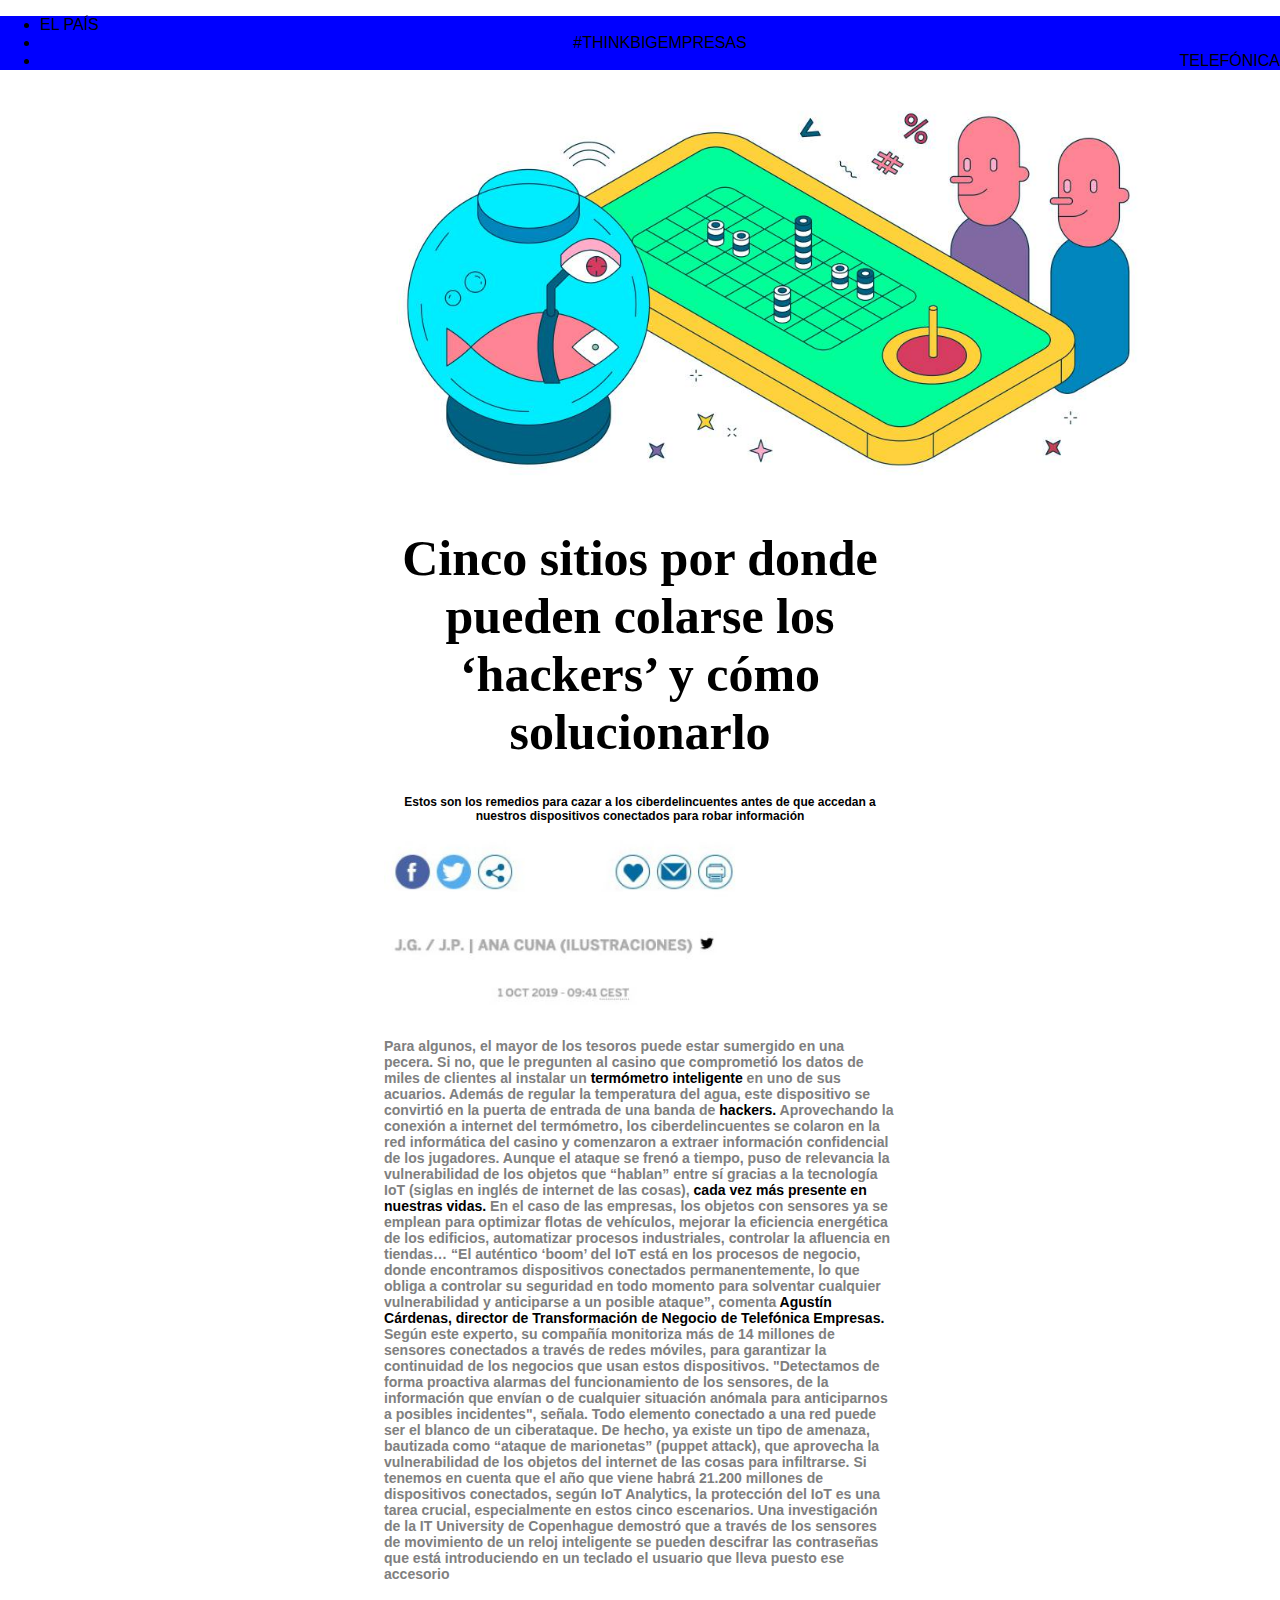
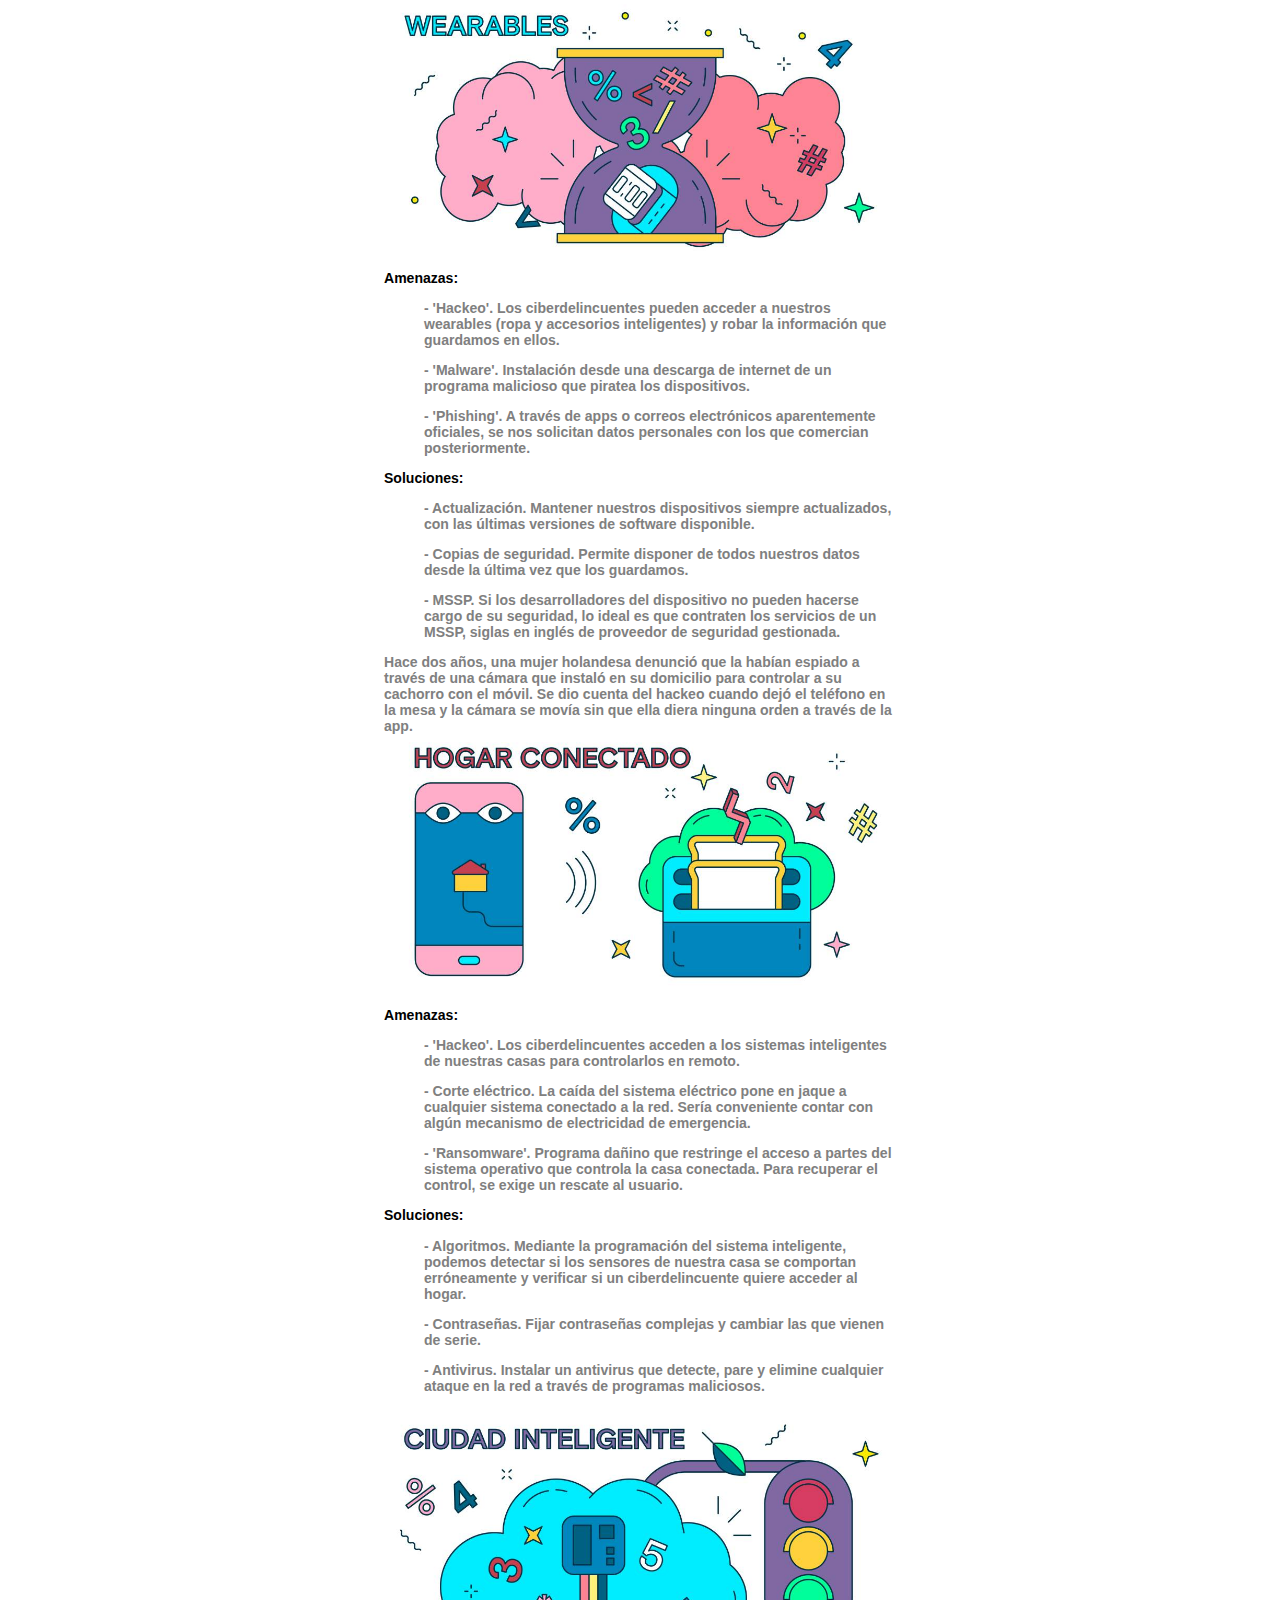
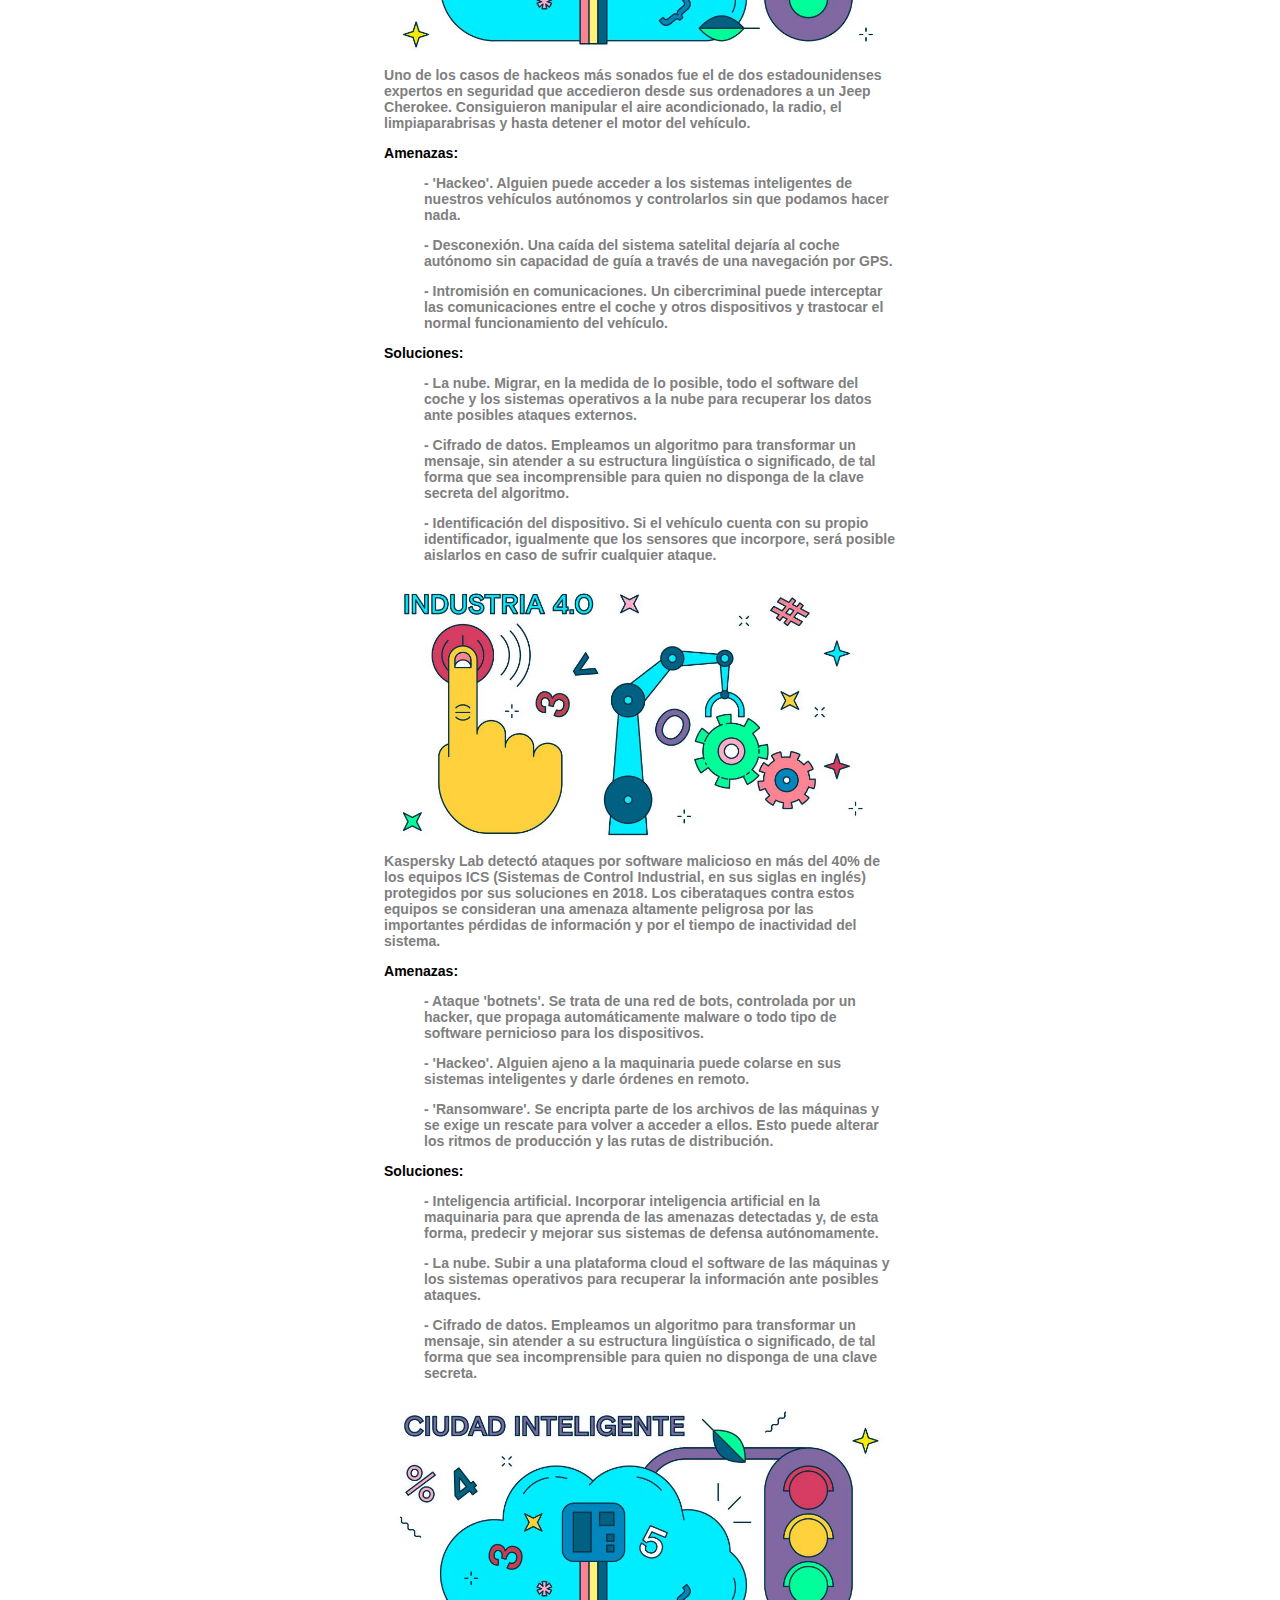
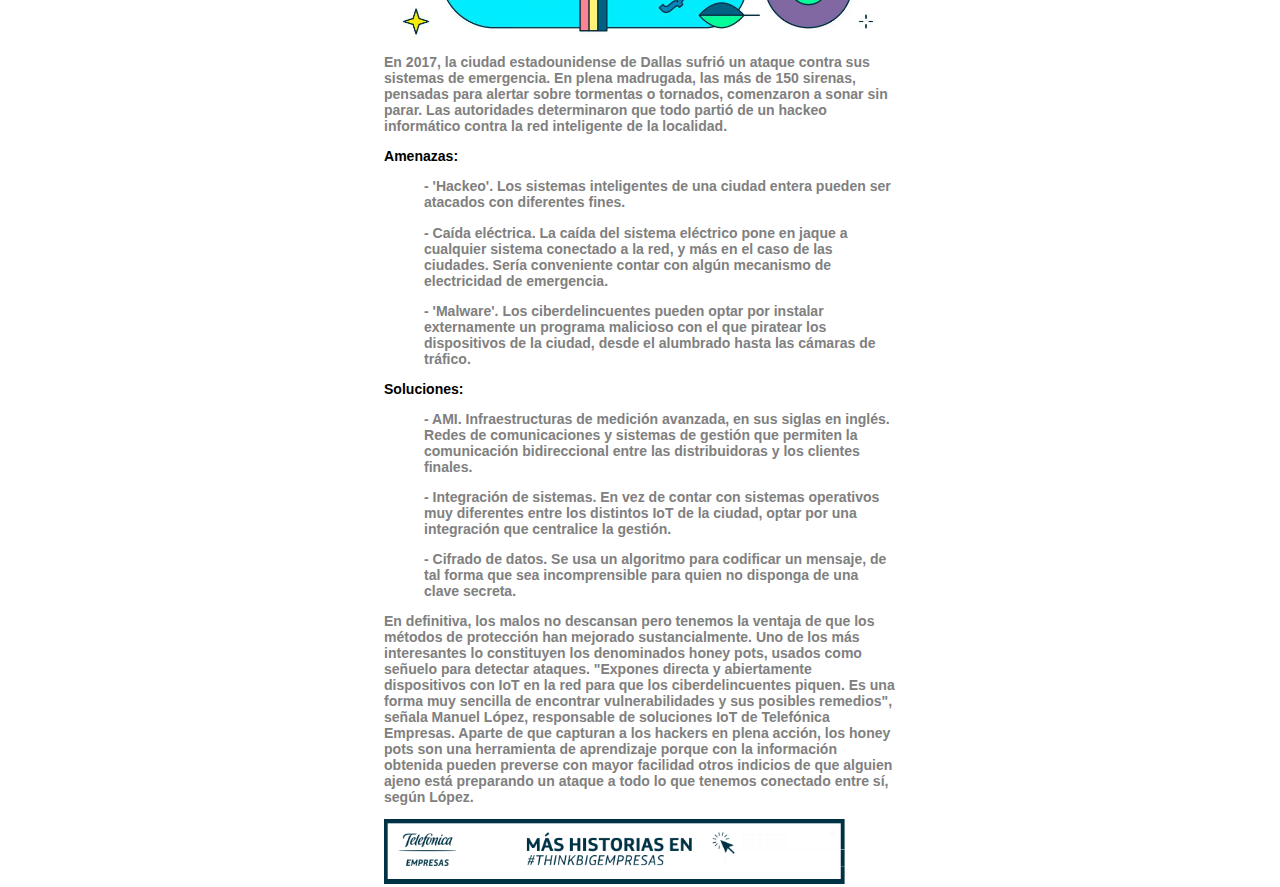
<file: Sesion 7_El Pais/index.html>
<!DOCTYPE html>
<html>

<head>
    <meta charset="utf-8">
    <title>El Pais</title>
    <link rel="stylesheet" href="main.css">
</head>
<header>
    <ul>
        <li class="izq">EL PAÍS</li>
        <li class="centro">#THINKBIGEMPRESAS</li>
        <li class="dcha">TELEFÓNICA</li>
    </ul>
</header>

<body>
    <div id="principal">
        <img src="img/1569332790_257144_1569592970_noticia_normal.jpg" width="150%">
        <section>
            <h1>
                Cinco sitios por donde pueden colarse los ‘hackers’ y cómo solucionarlo
            </h1>
            <div class="fuentepequena">
                <h2>
                    Estos son los remedios para cazar a los ciberdelincuentes antes de que accedan a nuestros
                    dispositivos
                    conectados para robar información
                </h2>
                <img src="img/anacunailus.jpg" width="70%">
            </div>

        </section>
        <article>

            <h3>
               
                
                Para algunos, el mayor de los tesoros puede estar
                sumergido en una pecera. Si no, que le
                pregunten al
                casino
                que
                comprometió los datos de miles de clientes al instalar un <span
                    style="color:rgb(0, 0, 0);font-weight:bold">termómetro inteligente</span> en uno de sus acuarios.
                Además de
                regular la temperatura del agua, este dispositivo se convirtió en la puerta de entrada de una banda de
                <span style="color:rgb(0, 0, 0);font-weight:bold">hackers.</span>
                Aprovechando la conexión a internet del termómetro, los ciberdelincuentes se colaron en la red
                informática
                del
                casino y comenzaron a extraer información confidencial de los jugadores. Aunque el ataque se frenó a
                tiempo,
                puso de
                relevancia la vulnerabilidad de los objetos que “hablan” entre sí gracias a la tecnología IoT (siglas en
                inglés de
                internet de las cosas), <span style="color:black">cada vez más presente en nuestras vidas.</span> En el
                caso
                de las empresas, los objetos
                con
                sensores ya se emplean para optimizar flotas de vehículos, mejorar la eficiencia energética de los
                edificios,
                automatizar procesos industriales, controlar la afluencia en tiendas… “El auténtico ‘boom’ del IoT está
                en
                los procesos de negocio, donde encontramos dispositivos conectados permanentemente, lo que obliga a
                controlar su
                seguridad en todo momento para solventar cualquier vulnerabilidad y anticiparse a un posible ataque”,
                comenta
                <span style="color:black">Agustín Cárdenas, director de Transformación de Negocio de Telefónica
                    Empresas.</span> Según este experto, su
                compañía
                monitoriza más de 14 millones de sensores conectados a través de redes móviles, para garantizar la
                continuidad de los negocios que usan estos dispositivos. "Detectamos de forma proactiva alarmas del
                funcionamiento de
                los sensores, de la información que envían o de cualquier situación anómala para anticiparnos a posibles
                incidentes",
                señala.


                Todo elemento conectado a una red puede ser el blanco de un ciberataque. De hecho, ya existe un tipo de
                amenaza,
                bautizada como “ataque de marionetas” (puppet attack), que aprovecha la vulnerabilidad de los objetos
                del
                internet
                de las cosas para infiltrarse. Si tenemos en cuenta que el año que viene habrá 21.200 millones de
                dispositivos
                conectados, según IoT Analytics, la protección del IoT es una tarea crucial, especialmente en estos
                cinco
                escenarios.


                Una investigación de la IT University de Copenhague demostró que a través de los sensores de movimiento
                de un
                reloj
                inteligente se pueden descifrar las contraseñas que está introduciendo en un teclado el usuario que
                lleva puesto
                ese
                accesorio
            </h3>
        </article>
        <img src="img/1569332790_257144_1569593177_sumario_normal.jpg" width="100%">
        <article>
            <h3>
                <p><span style="color:rgb(0, 0, 0)">Amenazas:</span></p>

                <ul>- 'Hackeo'. Los ciberdelincuentes pueden acceder a nuestros wearables (ropa y accesorios
                    inteligentes) y
                    robar
                    la
                    información que guardamos en ellos.</ul>

                <ul>- 'Malware'. Instalación desde una descarga de internet de un programa malicioso que piratea los
                    dispositivos.</ul>

                <ul>- 'Phishing'. A través de apps o correos electrónicos aparentemente oficiales, se nos solicitan
                    datos
                    personales con los que comercian posteriormente.</ul>

                <p><span style="color: black;">Soluciones:</span></p>

                <ul>- Actualización. Mantener nuestros dispositivos siempre actualizados, con las últimas versiones de
                    software
                    disponible.</ul>

                <ul>- Copias de seguridad. Permite disponer de todos nuestros datos desde la última vez que los
                    guardamos.
                </ul>

                <ul>- MSSP. Si los desarrolladores del dispositivo no pueden hacerse cargo de su seguridad, lo ideal es
                    que
                    contraten
                    los servicios de un MSSP, siglas en inglés de proveedor de seguridad gestionada.</ul>


                Hace dos años, una mujer holandesa denunció que la habían espiado a través de una cámara que instaló en
                su
                domicilio
                para controlar a su cachorro con el móvil. Se dio cuenta del hackeo cuando dejó el teléfono en la mesa y
                la
                cámara
                se movía sin que ella diera ninguna orden a través de la app.
                <img src="img/1569332790_257144_1569593282_sumario_normal.jpg" width="100%">

                <p><span style="color:rgb(0, 0, 0)">Amenazas:</span></p>

                <ul>- 'Hackeo'. Los ciberdelincuentes acceden a los sistemas inteligentes de nuestras casas para
                    controlarlos en
                    remoto.</ul>

                <ul>- Corte eléctrico. La caída del sistema eléctrico pone en jaque a cualquier sistema conectado a la
                    red.
                    Sería
                    conveniente contar con algún mecanismo de electricidad de emergencia.</ul>

                <ul>- 'Ransomware'. Programa dañino que restringe el acceso a partes del sistema operativo que controla
                    la
                    casa
                    conectada. Para recuperar el control, se exige un rescate al usuario.</ul>

                <p><span style="color: black;">Soluciones:</span></p>

                <ul>- Algoritmos. Mediante la programación del sistema inteligente, podemos detectar si los sensores de
                    nuestra
                    casa
                    se
                    comportan erróneamente y verificar si un ciberdelincuente quiere acceder al hogar.</ul>

                <ul>- Contraseñas. Fijar contraseñas complejas y cambiar las que vienen de serie.</ul>

                <ul>- Antivirus. Instalar un antivirus que detecte, pare y elimine cualquier ataque en la red a través
                    de
                    programas
                    maliciosos.</ul>

                <img src="img/1569332790_257144_1569593436_sumario_normal.jpg" width="100%">

                Uno de los casos de hackeos más sonados fue el de dos estadounidenses expertos en seguridad que
                accedieron
                desde
                sus
                ordenadores a un Jeep Cherokee. Consiguieron manipular el aire acondicionado, la radio, el
                limpiaparabrisas
                y
                hasta
                detener el motor del vehículo.
            </h3>
        </article>
        <article>
            <h3>
                <p><span style="color:rgb(0, 0, 0)">Amenazas:</span></p>

                <ul>- 'Hackeo'. Alguien puede acceder a los sistemas inteligentes de nuestros vehículos autónomos y
                    controlarlos sin que podamos hacer nada.</ul>


                <ul>- Desconexión. Una caída del sistema satelital dejaría al coche autónomo sin capacidad de guía a
                    través
                    de
                    una
                    navegación por GPS.</ul>

                <ul>- Intromisión en comunicaciones. Un cibercriminal puede interceptar las comunicaciones entre el
                    coche y
                    otros
                    dispositivos y trastocar el normal funcionamiento del vehículo.</ul>

                <p><span style="color: black;">Soluciones:</span><br></p>

                <ul>- La nube. Migrar, en la medida de lo posible, todo el software del coche y los sistemas operativos
                    a la
                    nube
                    para
                    recuperar los datos ante posibles ataques externos.</ul>

                <ul>- Cifrado de datos. Empleamos un algoritmo para transformar un mensaje, sin atender a su estructura
                    lingüística
                    o
                    significado, de tal forma que sea incomprensible para quien no disponga de la clave secreta del
                    algoritmo.</ul>

                <ul>- Identificación del dispositivo. Si el vehículo cuenta con su propio identificador, igualmente que
                    los
                    sensores
                    que
                    incorpore, será posible aislarlos en caso de sufrir cualquier ataque.</ul>

                <img src="img/1569332790_257144_1569593488_sumario_normal.jpg" width="100%">

                Kaspersky Lab detectó ataques por software malicioso en más del 40% de los equipos ICS (Sistemas de
                Control
                Industrial, en sus siglas en inglés) protegidos por sus soluciones en 2018. Los ciberataques contra
                estos
                equipos se
                consideran una amenaza altamente peligrosa por las importantes pérdidas de información y por el tiempo
                de
                inactividad del sistema.

                <p><span style="color:rgb(0, 0, 0)">Amenazas:</span></p>

                <ul>- Ataque 'botnets'. Se trata de una red de bots, controlada por un hacker, que propaga
                    automáticamente
                    malware o todo tipo de software pernicioso para los dispositivos.</ul>


                <ul>- 'Hackeo'. Alguien ajeno a la maquinaria puede colarse en sus sistemas inteligentes y darle órdenes
                    en
                    remoto.</ul>

                <ul>- 'Ransomware'. Se encripta parte de los archivos de las máquinas y se exige un rescate para volver
                    a
                    acceder a ellos. Esto puede alterar los ritmos de producción y las rutas de distribución.</ul>


                <p><span style="color: black;">Soluciones:</span><br></p>

                <ul>- Inteligencia artificial. Incorporar inteligencia artificial en la maquinaria para que aprenda de
                    las
                    amenazas
                    detectadas y, de esta forma, predecir y mejorar sus sistemas de defensa autónomamente.</ul>

                <ul>- La nube. Subir a una plataforma cloud el software de las máquinas y los sistemas operativos para
                    recuperar
                    la
                    información ante posibles ataques.</ul>

                <ul>- Cifrado de datos. Empleamos un algoritmo para transformar un mensaje, sin atender a su estructura
                    lingüística
                    o
                    significado, de tal forma que sea incomprensible para quien no disponga de una clave secreta.</ul>
                <img src="img/1569332790_257144_1569593436_sumario_normal.jpg" width="100%">
                En 2017, la ciudad estadounidense de Dallas sufrió un ataque contra sus sistemas de emergencia. En plena
                madrugada,
                las más de 150 sirenas, pensadas para alertar sobre tormentas o tornados, comenzaron a sonar sin parar.
                Las
                autoridades determinaron que todo partió de un hackeo informático contra la red inteligente de la
                localidad.
            </h3>
        </article>
        <article>
            <h3>
                <p><span style="color:rgb(0, 0, 0)">Amenazas:</span></p>

                <ul>- 'Hackeo'. Los sistemas inteligentes de una ciudad entera pueden ser atacados con diferentes fines.
                </ul>

                <ul>- Caída eléctrica. La caída del sistema eléctrico pone en jaque a cualquier sistema conectado a la
                    red,
                    y
                    más en el caso de las ciudades. Sería conveniente contar con algún mecanismo de electricidad de
                    emergencia.</ul>

                <ul>- 'Malware'. Los ciberdelincuentes pueden optar por instalar externamente un programa malicioso con
                    el
                    que
                    piratear los dispositivos de la ciudad, desde el alumbrado hasta las cámaras de tráfico.</ul>


                <p><span style="color: black;">Soluciones:</span></p>

                <ul>- AMI. Infraestructuras de medición avanzada, en sus siglas en inglés. Redes de comunicaciones y
                    sistemas de
                    gestión
                    que permiten la comunicación bidireccional entre las distribuidoras y los clientes finales.</ul>

                <ul>- Integración de sistemas. En vez de contar con sistemas operativos muy diferentes entre los
                    distintos
                    IoT
                    de la
                    ciudad, optar por una integración que centralice la gestión.</ul>

                <ul>- Cifrado de datos. Se usa un algoritmo para codificar un mensaje, de tal forma que sea
                    incomprensible
                    para
                    quien no
                    disponga de una clave secreta.</ul>

                En definitiva, los malos no descansan pero tenemos la ventaja de que los métodos de protección han
                mejorado
                sustancialmente. Uno de los más interesantes lo constituyen los denominados honey pots, usados como
                señuelo
                para
                detectar ataques. "Expones directa y abiertamente dispositivos con IoT en la red para que los
                ciberdelincuentes
                piquen. Es una forma muy sencilla de encontrar vulnerabilidades y sus posibles remedios", señala Manuel
                López,
                responsable de soluciones IoT de Telefónica Empresas. Aparte de que capturan a los hackers en plena
                acción,
                los
                honey pots son una herramienta de aprendizaje porque con la información obtenida pueden preverse con
                mayor
                facilidad
                otros indicios de que alguien ajeno está preparando un ataque a todo lo que tenemos conectado entre sí,
                según
                López.
            </h3>
            <img src="img/banner-thinkbig.png" width="90%">
        </article>
    </div>


</body>

</html>
</file>
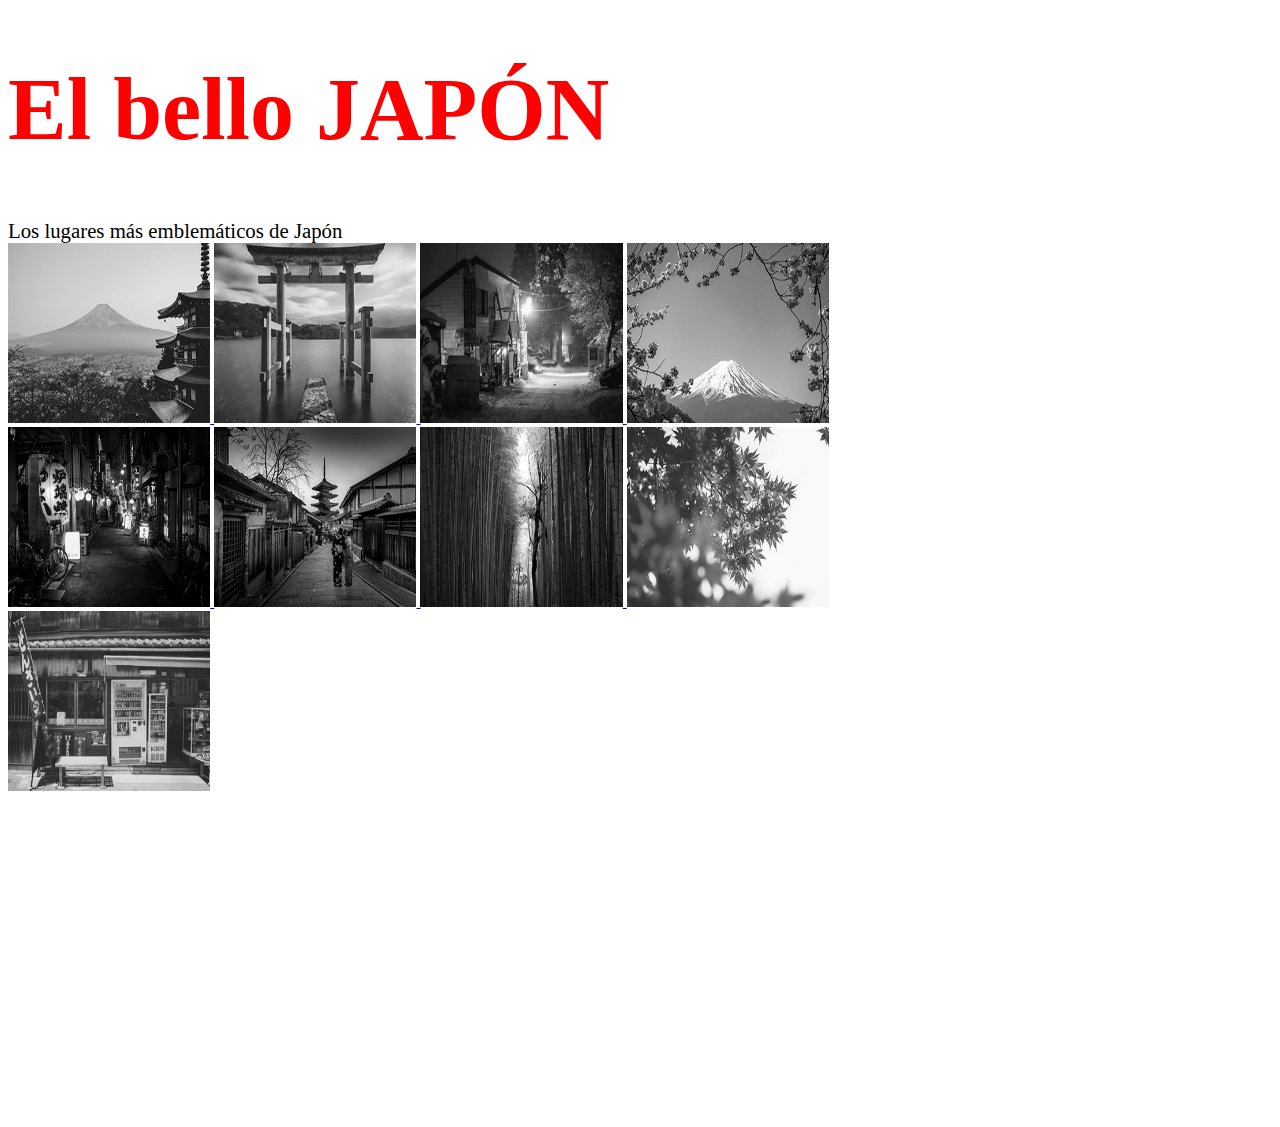
<file: Sesion10_Galeria_de_imagenes/Index.html>
<!DOCTYPE html>
<html>

<head>
    <meta charset="utf-8">
    <title>JAPAN Gallery</title>
    <link rel="stylesheet" href="main.css">
</head>

<body>
    <header>
        <h1>El bello JAPÓN</h1>
    </header>
    <section class="galeria">
       
        <div class="A">Los lugares más emblemáticos de Japón</div>
        <a href="Imagenes/Japan_01.jpg" target="_blank">
            <img alt="Imagen 1" src="Imagenes/Japan_01_peq.jpg">
        </a>

        <a href="Imagenes/Japan_02.jpg" Target="_Blank">
            <img alt="Imagen 3" src="Imagenes/Japan_02_peq.jpg">
        </a>
        <a href="Imagenes/Japan_09.jpg" Target="_blank">
            <img alt="Imagen 9" src="Imagenes/Japan_09_peq.jpg">
        </a>

        <a href="Imagenes/Japan_03.jpg" Target="_Blank">
            <img alt="Imagen 3" src="Imagenes/Japan_03_peq.jpg">
        </a>
        <a href="Imagenes/Japan_04.jpg" Target="_Blank">
            <img alt="Imagen 4" src="Imagenes/Japan_04_peq.JPG">

            <a href="Imagenes/Japan_05.jpg" Target="_Blank">
                <img alt="Imagen 5" src="Imagenes/Japan_05_peq.jpg">
            </a>

            <a href="Imagenes/Japan_06.jpg" Target="_Blank">
                <img alt="Imagen 6" src="Imagenes/Japan_06_peq.jpg">
            </a>
            <a href="Imagenes/Japan_07.jpg" Target="_blank">
                <img alt="Imagen 7" src="Imagenes/Japan_07_peq.jpg">
            </a>
            <a href="Imagenes/Japan_08.jpg" target="_blank">
                <img alt="Imagen 8" src="Imagenes/Japan_08_peq.jpg">
            </a>
            

    </section>

</body>

</html>
</file>
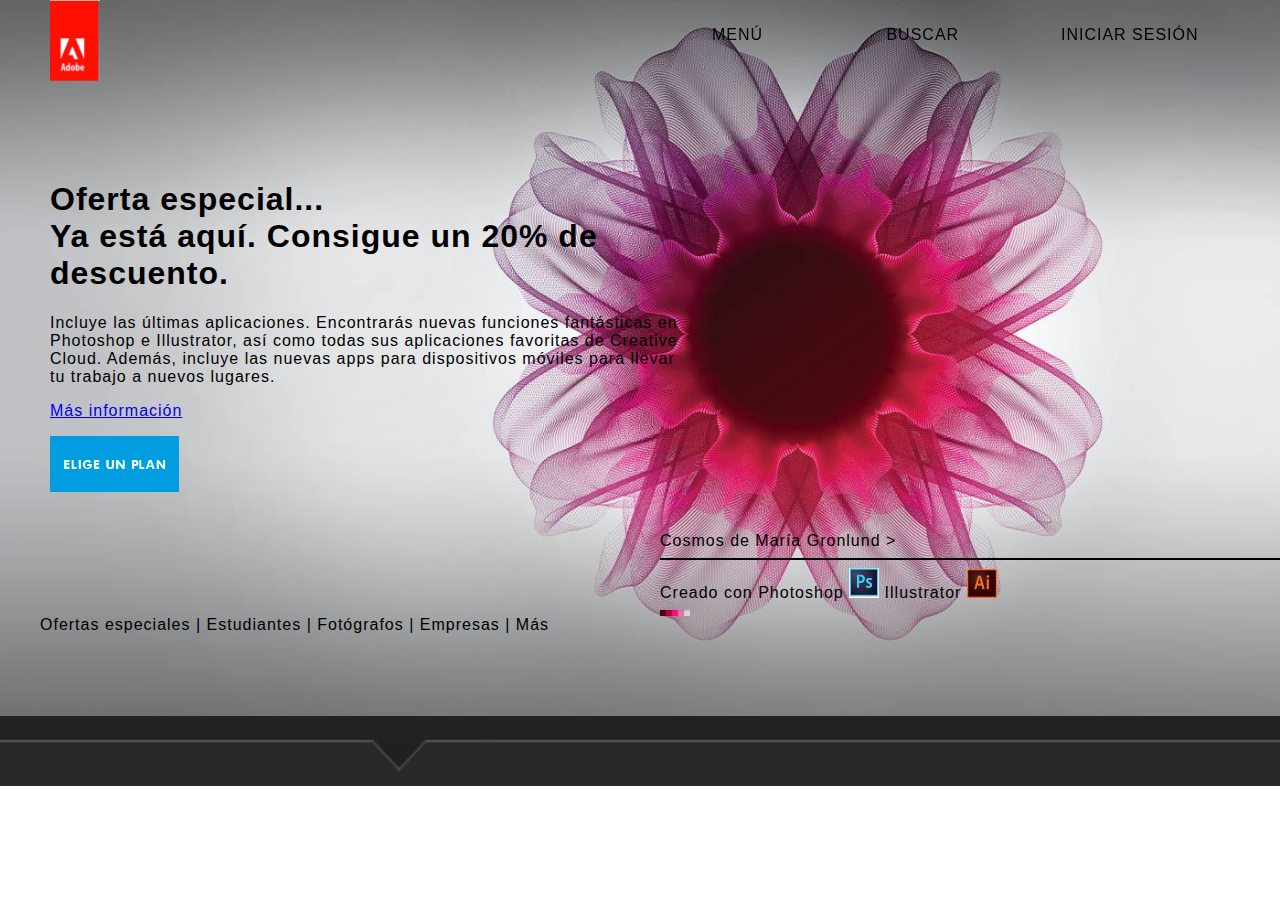
<file: Sesion_15_Adobe/Index.html>
<!DOCTYPE html>
<html>

<head>
    <meta charset="utf-8">
    <title>Adobe</title>
    <link rel="stylesheet" href="main.css">
</head>

<body>
    <main>
        <header>
            <div id="logo">
                <img src="Imgs/adobe.png" alt="Logo Adobe" title="Logo Adobe">
            </div>
            <nav>
                <ul>
                    <li>Menú</li>
                    <li>Buscar</li>
                    <li>Iniciar sesión</li>
                </ul>
            </nav>
        </header>
        <article id="texto">
            <h1>Oferta especial...<br>Ya está aquí. Consigue un 20% de descuento.</h1>
            <p>
                Incluye las últimas aplicaciones. Encontrarás nuevas funciones fantásticas en Photoshop e Illustrator,
                así como todas sus aplicaciones favoritas de Creative Cloud. Además, incluye las nuevas apps para
                dispositivos móviles
                para llevar tu trabajo a nuevos lugares.
            </p>
            <p>
                <a href="#">Más información</a>
            </p>
            <p> <img src="Imgs/elige_plan.jpg"></p>
        </article>
        <article id="leyendaimagen">
            <figcaption>Cosmos de María Gronlund ></figcaption>
            <hr> <!-- TODO No va -->
            <div class="leyendaimagen">
                Creado con Photoshop <img src="Imgs/psd.jpg" alt="logo Photoshop" title="Logo Photoshop">
                Illustrator <img src="Imgs/ai.jpg" alt="Logo illustrator" Title="Logo Illustrator">
                
            </div>
            <div class="leyendaimg">
                <img src="Imgs/escala colores.jpg" alt="escala de colores" Title="escala de colores">
            </div>
        </article>

        <nav>

            <ul>
                <li>Ofertas especiales</li>
                <li>| Estudiantes</li>
                <li>| Fotógrafos</li>
                <li>| Empresas</li>
                <li>| Más</li>
            </ul>

        </nav>
        <div id="separador"><img src="Imgs/barra_triangulo.png"></div>
    </main>
    <footer>
        <div>
            <img src="Imgs/cc.png" alt="CCcloud" title="CCcloud">
            <div class="producto">
                <h3>Creative Cloud</h3>
                <p>Todo lo que necesitas crear en cualquier parte</p>
            </div>

    </footer>
</file>
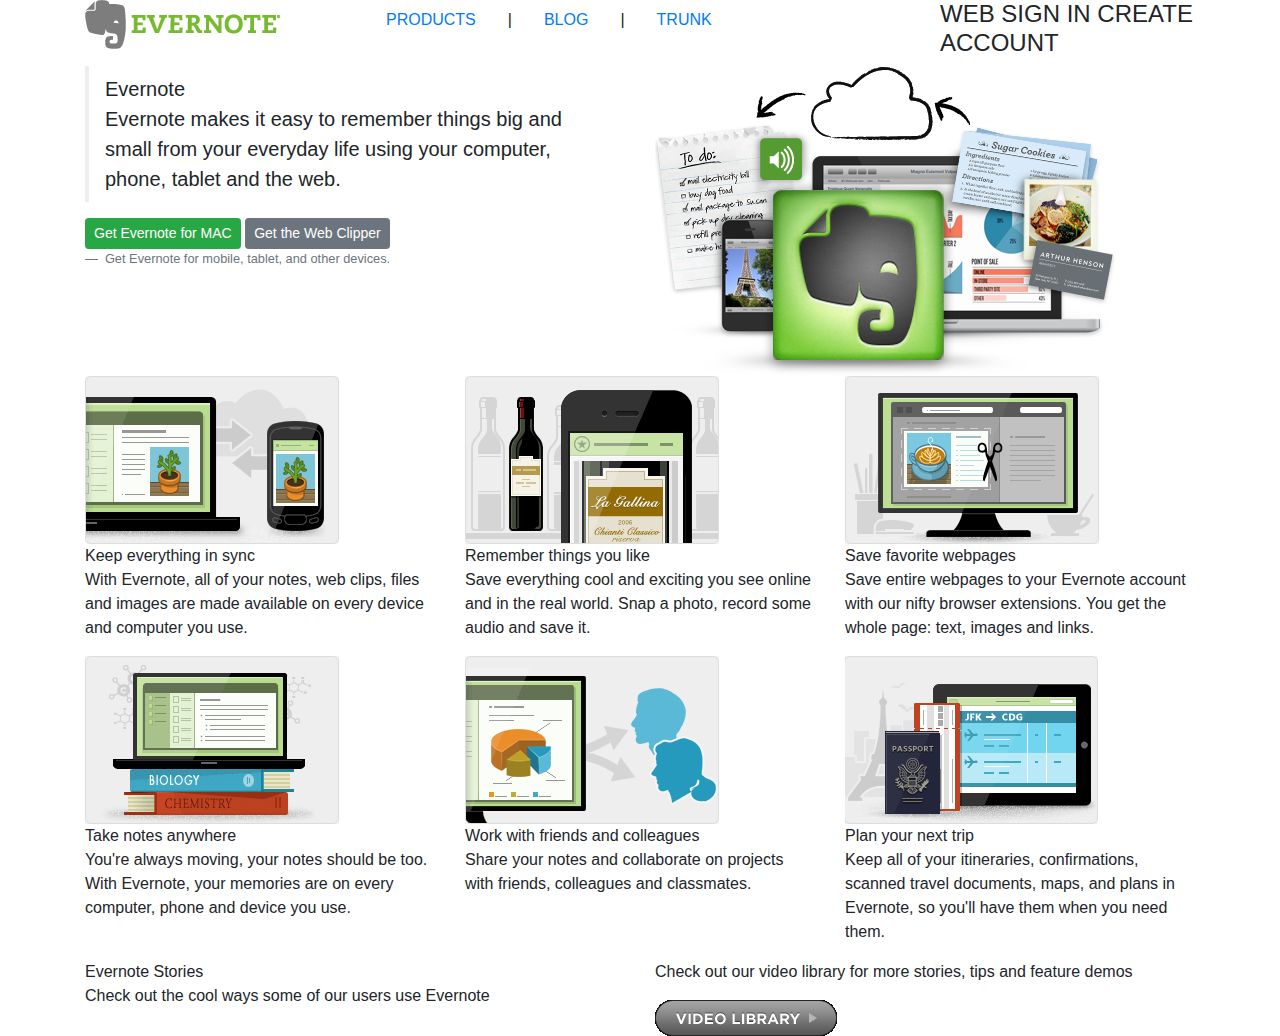
<file: Sesion_21_evernote/index.html>
<!DOCTYPE html>
<html lang="es">

<head>
	<meta charset="utf-8">
	<meta http-equiv="X-UA-Compatible" content="IE=edge">
	<meta name="viewport" content="width=device-width, initial-scale=1">

	<title>Evernote web</title>

	<meta name="description" content="Source code generated using layoutit.com">
	<meta name="author" content="LayoutIt!">

	<link href="css/bootstrap.min.css" rel="stylesheet">
	<link href="css/style.css" rel="stylesheet">
	<link rel="stylesheet" href="https://cdn.jsdelivr.net/npm/bootstrap@4.6.1/dist/css/bootstrap.min.css">
	<script src="https://cdn.jsdelivr.net/npm/jquery@3.5.1/dist/jquery.slim.min.js"></script>
	<script src="https://cdn.jsdelivr.net/npm/popper.js@1.16.1/dist/umd/popper.min.js"></script>
	<script src="https://cdn.jsdelivr.net/npm/bootstrap@4.6.1/dist/js/bootstrap.bundle.min.js"></script>

</head>

<body>

	<div class="container">
		<div class="row">
			<div class="col-md-12">
				<div class="row">
					<div class="col-md-3">
						<img alt="Logo evernote" src="imgs/logo.png">
					</div>
					<nav class="col-md-6" id="lista">
						<ul class="nav">
							<li class="nav-item"><a class="nav-link active" href="#">PRODUCTS</a></li>
							<li class="nav-item"><a class="nav-link inactive">|</a></li>
							<li class="nav-item"><a class="nav-link active" href="#">BLOG</a></li>
							<li class="nav-item"><a class="nav-link inactive">|</a></li>
							<li class="nav-item"><a class="nav-link active" href="#">TRUNK</a></li>
						</ul>
					</nav>
					<div class="col-md-3">
						<h4>
							WEB
							SIGN IN
							CREATE ACCOUNT
						</h4>
					</div>
				</div>
			</div>
		</div>

		<div class="row">
			<div class="col-md-6">
				<blockquote class="blockquote">
					<p class="mb-0">
						Evernote <br>
						Evernote makes it easy to remember things big and small
						from your everyday life using your computer, phone, tablet
						and the web.
					</p>

				</blockquote>
				<button type="button" class="btn btn-success btn-sm">
					Get Evernote for MAC
				</button>
				<button type="button" class="btn btn-secondary btn-sm">
					Get the Web Clipper
				</button>
				<footer class="blockquote-footer">
					Get Evernote for mobile, tablet, and other devices.
				</footer>
			</div>
			<div class="col-md-6">
				<img alt="Bootstrap Image Preview" src="imgs/hero_evernote.png" class="rounded">
			</div>
		</div>
		<div class="row">
			<div class="col-md-4">
				<img alt="Evernote_01" src="imgs/ill_evernote1.png" class="rounded">
				<p class="text-left">
					Keep everything in sync<br>
					With Evernote, all of your notes, web
					clips, files and images are made available
					on every device and computer you use.
				</p>
			</div>
			<div class="col-md-4">
				<img alt="Evernote_02" src="imgs/ill_evernote2.png">
				<p class="text-left">
					Remember things you like <br>

					Save everything cool and exciting you
					see online and in the real world. Snap a
					photo, record some audio and save it.
				</p>
			</div>
			<div class="col-md-4">
				<img alt="Evernote_03" src="imgs/ill_evernote3.png">
				<p class="text-left">
					Save favorite webpages<br>

					Save entire webpages to your Evernote
					account with our nifty browser
					extensions. You get the whole page: text,
					images and links.
				</p>
			</div>
			<div class="col-md-4">
				<img alt="Evernote_04" src="imgs/ill_evernote4.png">
				<p class="text-left">
					Take notes anywhere<br>

					You're always moving, your notes should
					be too. With Evernote, your memories
					are on every computer, phone and device
					you use.

				</p>
			</div>
			<div class="col-md-4">
				<img alt="Evernote_05" src="imgs/ill_evernote5.png">
				<p class="text-left">
					Work with friends and colleagues<br>

					Share your notes and collaborate on
					projects with friends, colleagues and
					classmates.
				</p>
			</div>
			<div class="col-md-4">
				<img alt="Evernote_06" src="imgs/ill_evernote6.png">
				<p class="text-left">
					Plan your next trip<br>

					Keep all of your itineraries, confirmations,
					scanned travel documents, maps, and
					plans in Evernote, so you'll have them
					when you need them.
				</p>
			</div>
		</div>
		<div class="row">
			<div class="col-md-6">
				<p class="text-left">
					Evernote Stories<br>
					Check out the cool ways some of our users use Evernote
				</p>

			</div>
			<div class="col-md-6">
				<p class="text-left">
					Check out our video library for more stories, tips and feature demos
				</p>
				<img alt="video_library" src="imgs/btn_stories-library.png">

			</div>
		</div>
	</div>


</body>

</html>
</file>
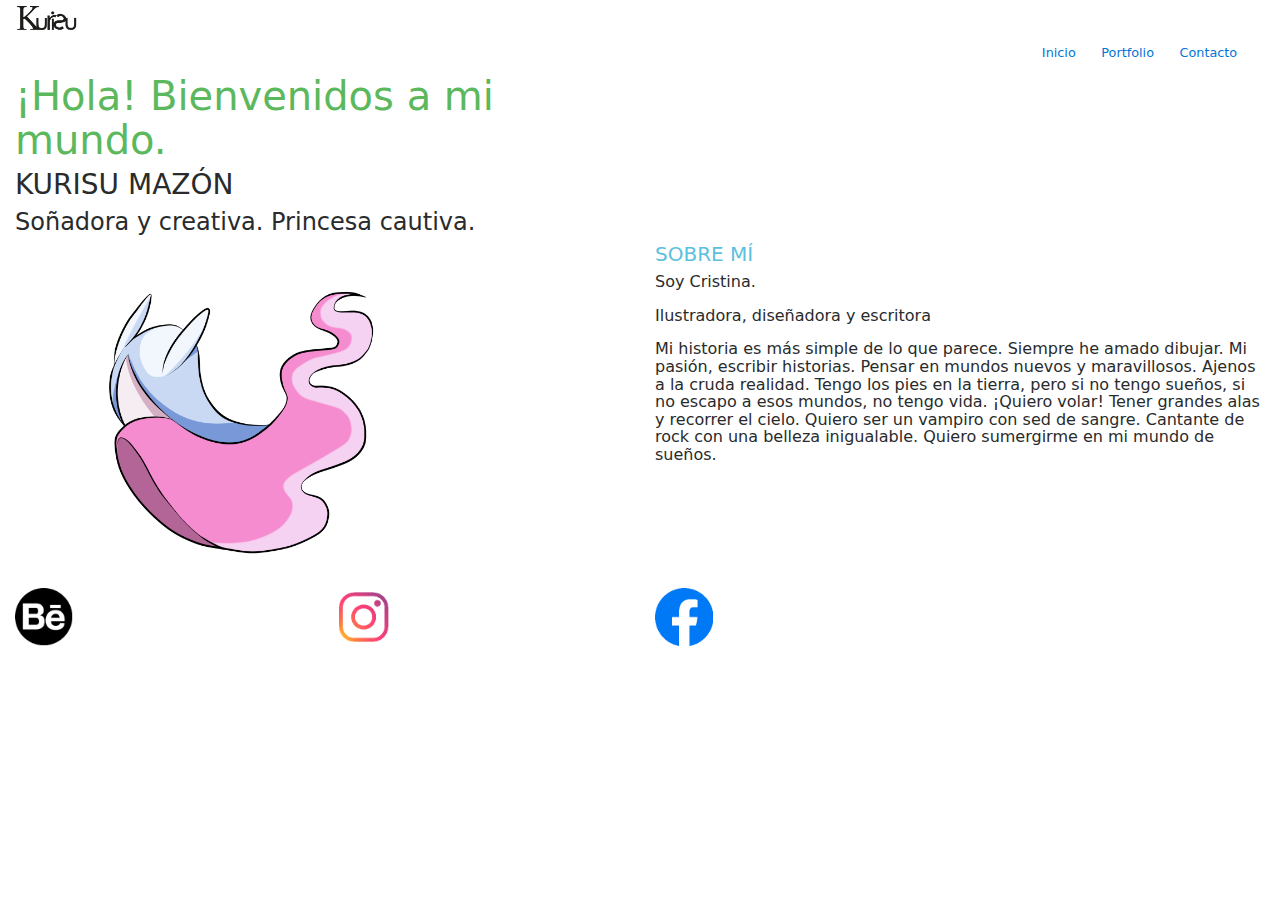
<file: Web Personal Final/index.html>
<!DOCTYPE html>
<html lang="es">

<head>
	<meta charset="utf-8">
	<meta http-equiv="X-UA-Compatible" content="IE=edge">
	<meta name="viewport" content="width=device-width, initial-scale=1">

	<title>Kurisu Mazón</title>

	<meta name="description" content="Source code generated using layoutit.com">
	<meta name="author" content="LayoutIt!">

	<link href="css/bootstrap.min.css" rel="stylesheet">
	<link href="css/style.css" rel="stylesheet">

</head>
<header>
	<div class="container-fluid">
		<h5 class="text-gray-dark">
	<div id="logo">
		<img src="Imgs/logotipo.png" alt="Kurisulogotipo" title="Kurisulogotipo" width="5%">
	</div>
	<div class="container-fluid">
		<div class="row">
			<div class="col-md-12">
				<ul class="nav justify-content-end">
					<li class="nav-item">
						<a class="nav-link" style="font-size:1vw" href="index.html">Inicio</a>
					</li>
					<li class="nav-item">
						<a class="nav-link" style="font-size:1vw" href="galeria_imgs.html">Portfolio</a>
					</li>
					<li class="nav-item">
						<a class="nav-link" style="font-size:1vw" href="#">Contacto</a>
					</li>


				</ul>
				</div>
			</div>
			</div>
			</div>
		</header>
</header>

<body>
<div class="container-fluid">
	<div class="row">
		<div class="col-md-6">
			<div class="cabecera">
				<h1 class="text-success">
					¡Hola! Bienvenidos a mi mundo.
				</h1>
			</div>
			<div class="nombre">
				<h3>KURISU MAZÓN</h3>
			</div>
			<h4 class="intro">
				Soñadora y creativa. Princesa cautiva.
			</h4>


		</div>
		<div class="col-md-6">
		</div>
	</div>
	<div class="row">
		<div class="col-md-6">
			<img alt="Mi logo" src="Imgs/símbolo_color.png" width="80%">
		</div>
		<div class="col-6">
			<h5 class="text-info">
				SOBRE MÍ
			</h5>
			<h6 class="text-gray-dark">
			<p class="nombre">Soy Cristina.</p>
			<p class="profesión">Ilustradora, diseñadora y escritora</p>
			<p class="quiensoy">
				Mi historia es más simple de lo que parece. Siempre he amado dibujar. Mi pasión, escribir historias.
				Pensar en mundos nuevos y maravillosos.
				Ajenos a la cruda realidad. Tengo los pies en la tierra, pero si no tengo sueños, si no escapo a
				esos mundos, no tengo vida. ¡Quiero volar!
				Tener grandes alas y recorrer el cielo. Quiero ser un vampiro con sed de sangre. Cantante de rock
				con una belleza inigualable. Quiero sumergirme
				en mi mundo de sueños.
			</p>
		</h6>
		</div>
	</div>
	<div class="row">
		<div class="col-12">
			<div class="row">
				<div class="col-sm-3">
					<footer>
						<div class="footer">
							<img class="footer justify-content-between" alt="Logobehance justify-content-center"
								src="Imgs/Logos redes sociales/logobehance_.png" width="20%">


						</div>
				</div>
				<div class="col-sm-3">
					<div class="footer">
						<img class="footer justify-content-between" alt="logoinsta"
							src="Imgs/Logos redes sociales/logoinsta_.png" width="20%">


					</div>
				</div>
				<div class="col-sm-3">
					<div class="footer">
						<img class="footer justify-content-between" alt="Logofb"
							src="Imgs/Logos redes sociales/logofb_.png" width="20%">
					</div>
					</footer>

				</div>
			</div>
		</div>
	</div>
</div>

	<script src="js/jquery.min.js"></script>
	<script src="js/bootstrap.min.js"></script>
	<script src="js/scripts.js"></script>
</body>

</html>
</file>
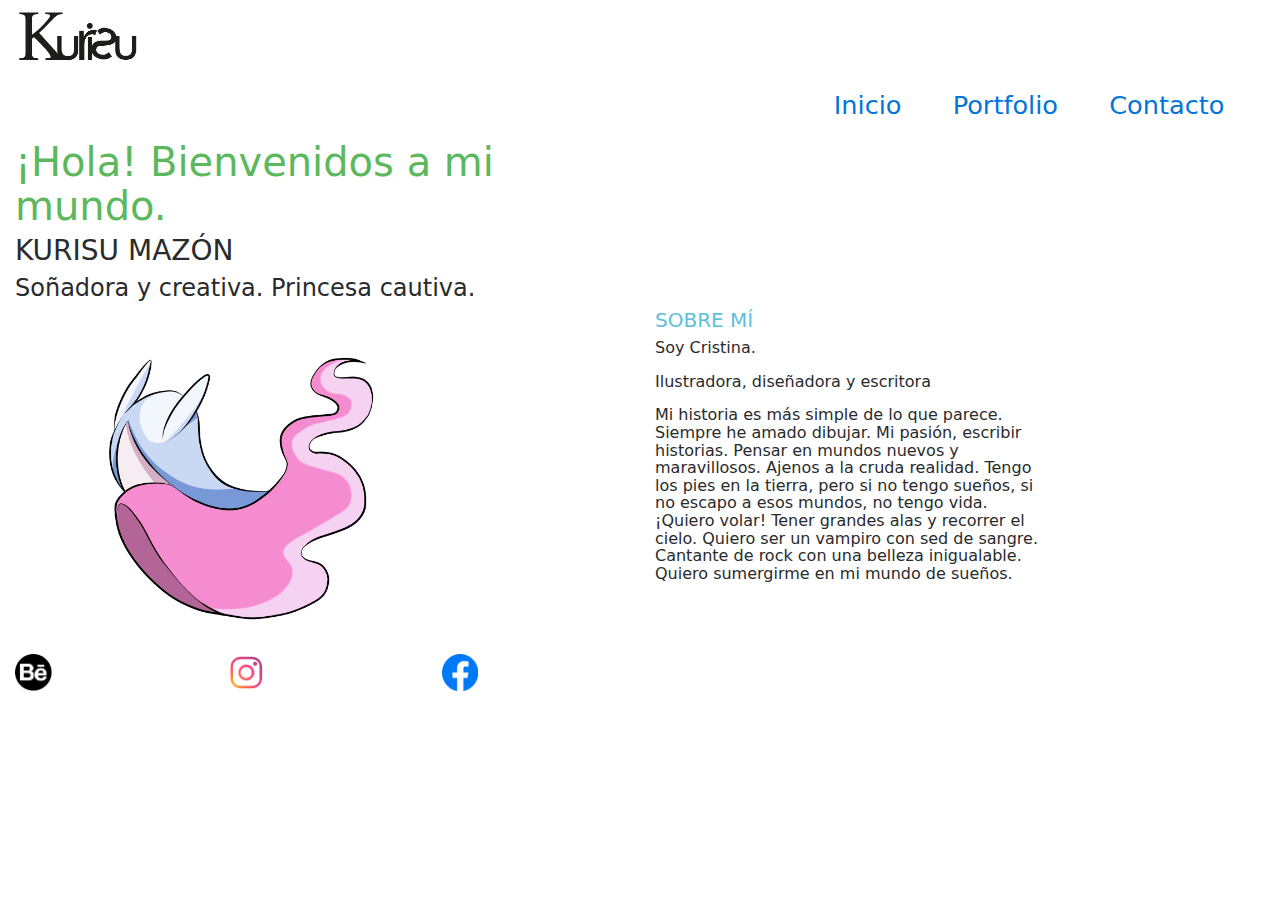
<file: Web_Personal_Final/index.html>
<!DOCTYPE html>
<html lang="es">

<head>
	<meta charset="utf-8">
	<meta http-equiv="X-UA-Compatible" content="IE=edge">
	<meta name="viewport" content="width=device-width, initial-scale=1">

	<title>Kurisu Mazón</title>

	<meta name="description" content="Source code generated using layoutit.com">
	<meta name="author" content="LayoutIt!">

	<link href="css/bootstrap.min.css" rel="stylesheet">
	<link href="css/style.css" rel="stylesheet">

</head>
<header>
	<div class="container-fluid">
		<h5 class="text-gray-dark">
	<div id="logo">
		<img src="Imgs/logotipo.png" alt="Kurisulogotipo" title="Kurisulogotipo" width="10%">
	</div>
	<div class="container-fluid">
		<div class="row">
			<div class="col-md-12">
				<ul class="nav justify-content-end">
					<li class="nav-item">
						<a class="nav-link" style="font-size:2vw" href="index.html">Inicio</a>
					</li>
					<li class="nav-item">
						<a class="nav-link" style="font-size:2vw" href="galeria_imgs.html">Portfolio</a>
					</li>
					<li class="nav-item">
						<a class="nav-link" style="font-size:2vw" href="#">Contacto</a>
					</li>


				</ul>
				</div>
			</div>
			</div>
			</div>
		</header>


<body>
<div class="container-fluid">
	<div class="row">
		<div class="col-md-6">
			<div class="cabecera">
				<h1 class="text-success">
					¡Hola! Bienvenidos a mi mundo.
				</h1>
			</div>
			<div class="nombre">
				<h3>KURISU MAZÓN</h3>
			</div>
			<h4 class="intro">
				Soñadora y creativa. Princesa cautiva.
			</h4>


		</div>
		<div class="col-md-6">
		</div>
	</div>
	<div class="row">
		<div class="col-6">
			<img alt="Mi logo" src="Imgs/símbolo_color.png" width="80%">
		</div>
		<div class="col-md-4">
			<h5 class="text-info">
				SOBRE MÍ
			</h5>
			<h6 class="text-gray-dark">
			<p class="nombre">Soy Cristina.</p>
			<p class="profesión">Ilustradora, diseñadora y escritora</p>
			<p class="quiensoy">
				Mi historia es más simple de lo que parece. Siempre he amado dibujar. Mi pasión, escribir historias.
				Pensar en mundos nuevos y maravillosos.
				Ajenos a la cruda realidad. Tengo los pies en la tierra, pero si no tengo sueños, si no escapo a
				esos mundos, no tengo vida. ¡Quiero volar!
				Tener grandes alas y recorrer el cielo. Quiero ser un vampiro con sed de sangre. Cantante de rock
				con una belleza inigualable. Quiero sumergirme
				en mi mundo de sueños.
			</p>
		</h6>
		</div>
	</div>
	<div class="row">
		<div class="col-6">
			<div class="row">
				<div class="col-md-4">
					<footer>
						<div class="footer">
							<img class="footer justify-content-between" alt="Logobehance justify-content-center"
								src="Imgs/Logos redes sociales/logobehance_.png" width="20%">


						</div>
				</div>
				<div class="col-md-4">
					<div class="footer">
						<img class="footer justify-content-between" alt="logoinsta"
							src="Imgs/Logos redes sociales/logoinsta_.png" width="20%">


					</div>
				</div>
				<div class="col-md-4">
					<div class="footer">
						<img class="footer justify-content-between" alt="Logofb"
							src="Imgs/Logos redes sociales/logofb_.png" width="20%">
					</div>
					</footer>

				</div>
			</div>
		</div>
	</div>
</div>

	<script src="js/jquery.min.js"></script>
	<script src="js/bootstrap.min.js"></script>
	<script src="js/scripts.js"></script>
</body>

</html>
</file>
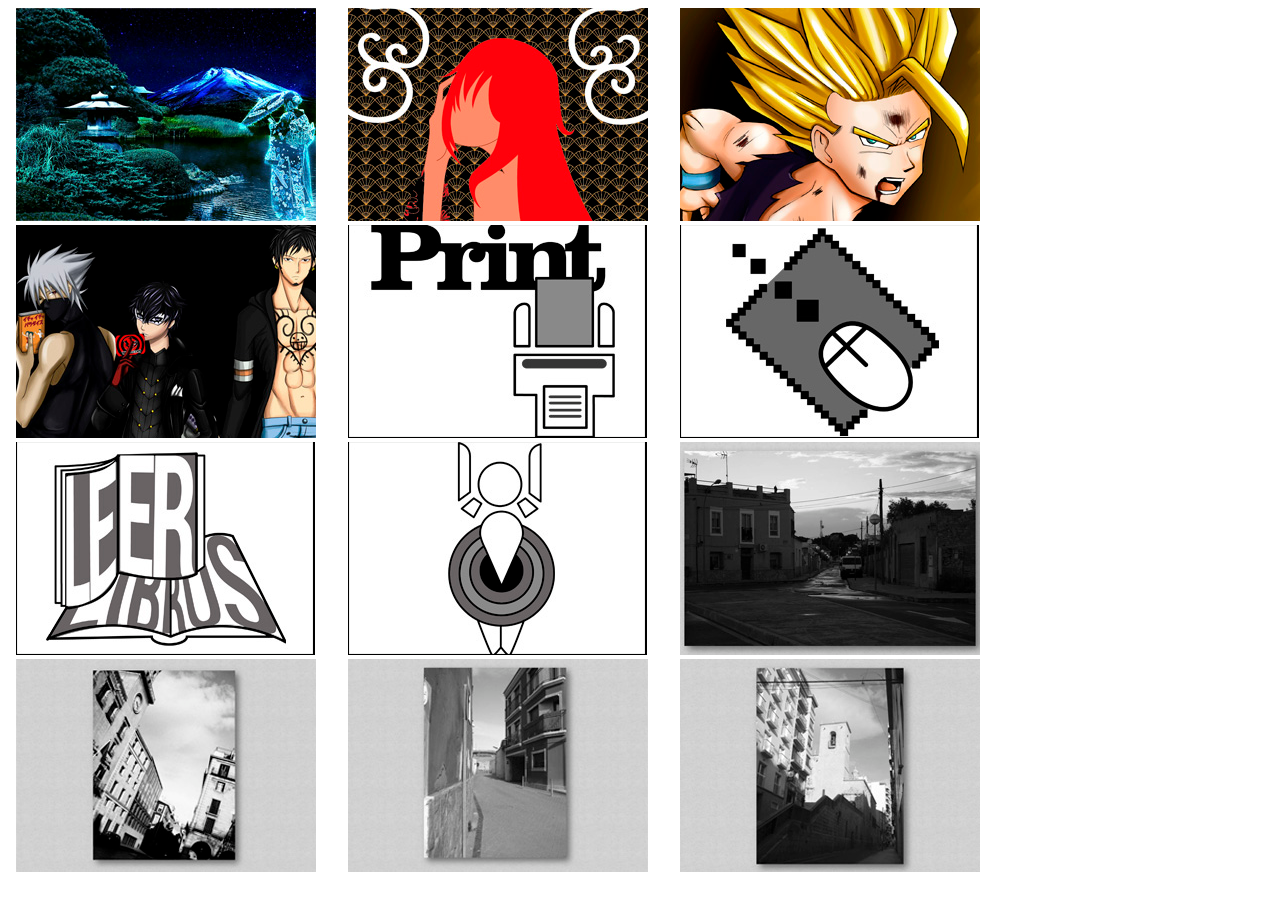
<file: Web Personal Final/galeria_imgs.html>
<!DOCTYPE html>
<html>

<head>
  <meta name="viewport" content="width=device-width, initial-scale=1.0">

  <meta charset="utf-8">
  <title>Kurisu Mazón_Portfolio</title>
  <link rel="stylesheet" href="estilos_galeria.css">
</head>

<body>
  <!-- Images used to open the lightbox -->
  <div class="row">
    <div class="column">
      <img src="Imgs/Ilustración/Min_01.jpg" onclick="openModal();currentSlide(1)" class="hover-shadow">
    </div>
    <div class="column">
      <img src="Imgs/Ilustración/Min_02.jpg" onclick="openModal();currentSlide(2)" class="hover-shadow">
    </div>
    <div class="column">
      <img src="Imgs/Ilustración/Min_03.jpg" onclick="openModal();currentSlide(3)" class="hover-shadow">
    </div>
    <div class="column">
      <img src="Imgs/Ilustración/Min_04.jpg" onclick="openModal();currentSlide(4)" class="hover-shadow">
    </div>
    <div class="column">
      <img src="Imgs/Diseño/senal_min_01.jpg" onclick="openModal();currentSlide(5)" class="hover-shadow">
    </div>
    <div class="column">
      <img src="Imgs/Diseño/senal_min_02.jpg" onclick="openModal();currentSlide(6)" class="hover-shadow">
    </div>
    <div class="column">
      <img src="Imgs/Diseño/senal_min_03.jpg" onclick="openModal();currentSlide(7)" class="hover-shadow">
    </div>
    <div class="column">
      <img src="Imgs/Diseño/senal_min_04.jpg" onclick="openModal();currentSlide(8)" class="hover-shadow">
    </div>
    <div class="column">
      <img src="Imgs/Fotografía/foto_min_01.jpg" onclick="openModal();currentSlide(9)" class="hover-shadow">
    </div>
    <div class="column">
      <img src="Imgs/Fotografía/foto_min_02.jpg" onclick="openModal();currentSlide(10)" class="hover-shadow">
    </div>
    <div class="column">
      <img src="Imgs/Fotografía/foto_min_03.jpg" onclick="openModal();currentSlide(11)" class="hover-shadow">
    </div>
    <div class="column">
      <img src="Imgs/Fotografía/foto_min_04.jpg" onclick="openModal();currentSlide(12)" class="hover-shadow">
    </div>



    <!-- The Modal/Lightbox -->
    <div id="myModal" class="modal">
      <span class="close cursor" onclick="closeModal()">&times;</span>
      <div class="modal-content">

        <div class="mySlides">
          <div class="numbertext">1 / 12</div>
          <img src="Imgs/Ilustración/Max_01.jpg" style="width:100%">
        </div>

        <div class="mySlides">
          <div class="numbertext">2 / 12</div>
          <img src="Imgs/Ilustración/Max_02.jpg" style="width:100%">
        </div>

        <div class="mySlides">
          <div class="numbertext">3 / 12</div>
          <img src="Imgs/Ilustración/Max_03.jpg" style="width:100%">
        </div>

        <div class="mySlides">
          <div class="numbertext">4 / 12</div>
          <img src="Imgs/Ilustración/Max_04.jpg" style="width:100%">
        </div>
        <div class="mySlides">
          <div class="numbertext">4 / 12</div>
          <img src="Imgs/Diseño/senal_max_01.jpg" style="width:100%">
        </div>
        <div class="mySlides">
          <div class="numbertext">4 / 12</div>
          <img src="Imgs/Diseño/senal_max_02.jpg" style="width:100%">
        </div>
        <div class="mySlides">
          <div class="numbertext">4 / 12</div>
          <img src="Imgs/Diseño/senal_max_03.jpg" style="width:100%">
        </div>
        <div class="mySlides">
          <div class="numbertext">4 / 12</div>
          <img src="Imgs/Diseño/senal_max_04.jpg" style="width:100%">
        </div>
        <div class="mySlides">
          <div class="numbertext">4 / 12</div>
          <img src="Imgs/Fotografía/foto_max_01.jpg" style="width:100%">
        </div>
        <div class="mySlides">
          <div class="numbertext">4 / 12</div>
          <img src="Imgs/Fotografía/foto_max_02.jpg" style="width:100%">
        </div>
        <div class="mySlides">
          <div class="numbertext">4 / 12</div>
          <img src="Imgs/Fotografía/foto_max_03.jpg" style="width:100%">
        </div>
        <div class="mySlides">
          <div class="numbertext">4 / 12</div>
          <img src="Imgs/Fotografía/foto_max_04.jpg" style="width:100%">
        </div>


        <!-- Next/previous controls -->
        <a class="prev" onclick="plusSlides(-1)">&#10094;</a>
        <a class="next" onclick="plusSlides(1)">&#10095;</a>

        <!-- Caption text -->
        <div class="caption-container">
          <p id="caption"></p>
        </div>

        <!-- Thumbnail image controls -->
        <div class="column">
          <img class="demo" src="Imgs/Ilustración/Min_01.jpg" onclick="currentSlide(1)" alt="Mattepainting">
        </div>

        <div class="column">
          <img class="demo" src="Imgs/Ilustración/Min_02.jpg" onclick="currentSlide(2)" alt="Chica">
        </div>

        <div class="column">
          <img class="demo" src="Imgs/Ilustración/Min_03.jpg" onclick="currentSlide(3)" alt="Son Gohan SSJ2">
        </div>

        <div class="column">
          <img class="demo" src="Imgs/Ilustración/Min_04.jpg" onclick="currentSlide(4)" alt="The boys">
        </div>
        <div class="column">
          <img class="demo" src="Imgs/Diseño/senal_min_01.jpg" onclick="currentSlide(5)"
            alt="Señalética EASDA_Área Impresión">
        </div>
        <div class="column">
          <img class="demo" src="Imgs/Diseño/senal_min_02.jpg" onclick="currentSlide(6)"
            alt="Señalética EASDA_Informática">
        </div>
      </div>
      <div class="column">
        <img class="demo" src="Imgs/Diseño/senal_min_03.jpg" onclick="currentSlide(7)"
          alt="Señalética EASDA_Biblioteca">
      </div>
      <div class="column">
        <img class="demo" src="Imgs/Diseño/senal_min_04.jpg" onclick="currentSlide(8)" alt="Señalética EASDA_Aseos">
      </div>
      <div class="column">
        <img class="demo" src="Imgs/Fotografía/foto_min_01.jpg" onclick="currentSlide(9)"
          alt="Fotografía_Contemplando el silencio">
      </div>
      <div class="column">
        <img class="demo" src="Imgs/Fotografía/foto_min_02.jpg" onclick="currentSlide(10)"
          alt="Fotografía_Contemplando el silencio">
      </div>
      <div class="column">
        <img class="demo" src="Imgs/Fotografía/foto_min_03.jpg" onclick="currentSlide(10)"
          alt="Fotografía_Contemplando el silencio">
      </div>
      <div class="column">
        <img class="demo" src="Imgs/Fotografía/foto_min_04.jpg" onclick="currentSlide(10)"
          alt="Fotografía_Contemplando el silencio">
      </div>
    </div>

  </div>
  <script>
    // Open the Modal
    function openModal() {
      document.getElementById("myModal").style.display = "block";
    }

    // Close the Modal
    function closeModal() {
      document.getElementById("myModal").style.display = "none";
    }

    var slideIndex = 1;
    showSlides(slideIndex);

    // Next/previous controls
    function plusSlides(n) {
      showSlides(slideIndex += n);
    }

    // Thumbnail image controls
    function currentSlide(n) {
      showSlides(slideIndex = n);
    }

    function showSlides(n) {
      var i;
      var slides = document.getElementsByClassName("mySlides");
      var dots = document.getElementsByClassName("demo");
      var captionText = document.getElementById("caption");
      if (n > slides.length) { slideIndex = 1 }
      if (n < 1) { slideIndex = slides.length }
      for (i = 0; i < slides.length; i++) {
        slides[i].style.display = "none";
      }
      for (i = 0; i < dots.length; i++) {
        dots[i].className = dots[i].className.replace(" active", "");
      }
      slides[slideIndex - 1].style.display = "block";
      dots[slideIndex - 1].className += " active";
      captionText.innerHTML = dots[slideIndex - 1].alt;
    }
  </script>
</body>

</html>
</file>
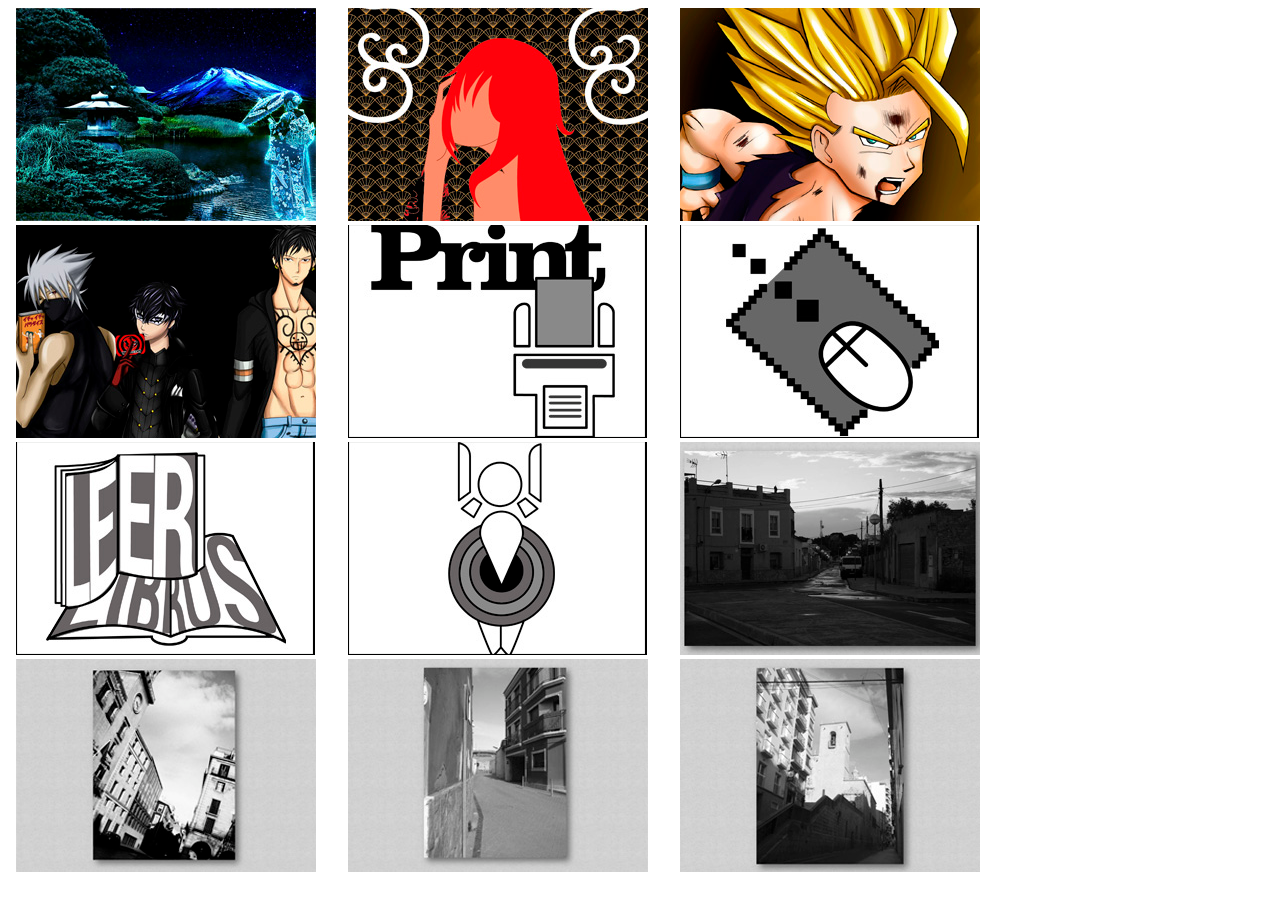
<file: Web_Personal_Final/galeria_imgs.html>
<!DOCTYPE html>
<html>

<head>
 
  <meta name="viewport" content="width=device-width, initial-scale=1">
  <meta http-equiv="X-UA-Compatible" content="IE=edge">
  <meta charset="utf-8">
  <title>Kurisu Mazón_Portfolio</title>
  <link rel="stylesheet" href="estilos_galeria.css">
</head>

<body>
 
  <!-- Images used to open the lightbox -->
  <div class="row">
    <div class="column">
      <img src="Imgs/Ilustración/Min_01.jpg" onclick="openModal();currentSlide(1)" class="hover-shadow">
    </div>
    <div class="column">
      <img src="Imgs/Ilustración/Min_02.jpg" onclick="openModal();currentSlide(2)" class="hover-shadow">
    </div>
    <div class="column">
      <img src="Imgs/Ilustración/Min_03.jpg" onclick="openModal();currentSlide(3)" class="hover-shadow">
    </div>
    <div class="column">
      <img src="Imgs/Ilustración/Min_04.jpg" onclick="openModal();currentSlide(4)" class="hover-shadow">
    </div>
    <div class="column">
      <img src="Imgs/Diseño/senal_min_01.jpg" onclick="openModal();currentSlide(5)" class="hover-shadow">
    </div>
    <div class="column">
      <img src="Imgs/Diseño/senal_min_02.jpg" onclick="openModal();currentSlide(6)" class="hover-shadow">
    </div>
    <div class="column">
      <img src="Imgs/Diseño/senal_min_03.jpg" onclick="openModal();currentSlide(7)" class="hover-shadow">
    </div>
    <div class="column">
      <img src="Imgs/Diseño/senal_min_04.jpg" onclick="openModal();currentSlide(8)" class="hover-shadow">
    </div>
    <div class="column">
      <img src="Imgs/Fotografía/foto_min_01.jpg" onclick="openModal();currentSlide(9)" class="hover-shadow">
    </div>
    <div class="column">
      <img src="Imgs/Fotografía/foto_min_02.jpg" onclick="openModal();currentSlide(10)" class="hover-shadow">
    </div>
    <div class="column">
      <img src="Imgs/Fotografía/foto_min_03.jpg" onclick="openModal();currentSlide(11)" class="hover-shadow">
    </div>
    <div class="column">
      <img src="Imgs/Fotografía/foto_min_04.jpg" onclick="openModal();currentSlide(12)" class="hover-shadow">
    </div>



    <!-- The Modal/Lightbox -->
    <div id="myModal" class="modal">
      <span class="close cursor" onclick="closeModal()">&times;</span>
      <div class="modal-content">

        <div class="mySlides">
          <div class="numbertext">1 / 12</div>
          <img src="Imgs/Ilustración/Max_01.jpg" style="width:100%">
        </div>

        <div class="mySlides">
          <div class="numbertext">2 / 12</div>
          <img src="Imgs/Ilustración/Max_02.jpg" style="width:100%">
        </div>

        <div class="mySlides">
          <div class="numbertext">3 / 12</div>
          <img src="Imgs/Ilustración/Max_03.jpg" style="width:100%">
        </div>

        <div class="mySlides">
          <div class="numbertext">4 / 12</div>
          <img src="Imgs/Ilustración/Max_04.jpg" style="width:100%">
        </div>
        <div class="mySlides">
          <div class="numbertext">5 / 12</div>
          <img src="Imgs/Diseño/senal_max_01.jpg" style="width:100%">
        </div>
        <div class="mySlides">
          <div class="numbertext">6 / 12</div>
          <img src="Imgs/Diseño/senal_max_02.jpg" style="width:100%">
        </div>
        <div class="mySlides">
          <div class="numbertext">7 / 12</div>
          <img src="Imgs/Diseño/senal_max_03.jpg" style="width:100%">
        </div>
        <div class="mySlides">
          <div class="numbertext">8 / 12</div>
          <img src="Imgs/Diseño/senal_max_04.jpg" style="width:100%">
        </div>
        <div class="mySlides">
          <div class="numbertext">9 / 12</div>
          <img src="Imgs/Fotografía/foto_max_01.jpg" style="width:100%">
        </div>
        <div class="mySlides">
          <div class="numbertext">10 / 12</div>
          <img src="Imgs/Fotografía/foto_max_02.jpg" style="width:100%">
        </div>
        <div class="mySlides">
          <div class="numbertext">11 / 12</div>
          <img src="Imgs/Fotografía/foto_max_03.jpg" style="width:100%">
        </div>
        <div class="mySlides">
          <div class="numbertext">12 / 12</div>
          <img src="Imgs/Fotografía/foto_max_04.jpg" style="width:100%">
        </div>


        <!-- Next/previous controls -->
        <a class="prev" onclick="plusSlides(-1)">&#10094;</a>
        <a class="next" onclick="plusSlides(1)">&#10095;</a>

        <!-- Caption text -->
        <div class="caption-container">
          <p id="caption"></p>
        </div>
        
        <!-- Thumbnail image controls -->
        <div class="column">
          <img class="demo" src="Imgs/Ilustración/Min_01.jpg" onclick="currentSlide(1)" alt="Mattepainting">
        </div>

        <div class="column">
          <img class="demo" src="Imgs/Ilustración/Min_02.jpg" onclick="currentSlide(2)" alt="Chica">
        </div>

        <div class="column">
          <img class="demo" src="Imgs/Ilustración/Min_03.jpg" onclick="currentSlide(3)" alt="Son Gohan SSJ2">
        </div>

        <div class="column">
          <img class="demo" src="Imgs/Ilustración/Min_04.jpg" onclick="currentSlide(4)" alt="The boys">
        </div>
        <div class="column">
          <img class="demo" src="Imgs/Diseño/senal_min_01.jpg" onclick="currentSlide(5)"
            alt="Señalética EASDA_Área Impresión">
        </div>
        <div class="column">
          <img class="demo" src="Imgs/Diseño/senal_min_02.jpg" onclick="currentSlide(6)"
            alt="Señalética EASDA_Informática">
        </div>
      </div>
      <div class="column">
        <img class="demo" src="Imgs/Diseño/senal_min_03.jpg" onclick="currentSlide(7)"
          alt="Señalética EASDA_Biblioteca">
      </div>
      <div class="column">
        <img class="demo" src="Imgs/Diseño/senal_min_04.jpg" onclick="currentSlide(8)" alt="Señalética EASDA_Aseos">
      </div>
      <div class="column">
        <img class="demo" src="Imgs/Fotografía/foto_min_01.jpg" onclick="currentSlide(9)"
          alt="Fotografía_Contemplando el silencio">
      </div>
      <div class="column">
        <img class="demo" src="Imgs/Fotografía/foto_min_02.jpg" onclick="currentSlide(10)"
          alt="Fotografía_Contemplando el silencio">
      </div>
      <div class="column">
        <img class="demo" src="Imgs/Fotografía/foto_min_03.jpg" onclick="currentSlide(10)"
          alt="Fotografía_Contemplando el silencio">
      </div>
      <div class="column">
        <img class="demo" src="Imgs/Fotografía/foto_min_04.jpg" onclick="currentSlide(10)"
          alt="Fotografía_Contemplando el silencio">
      </div>
    </div>

  </div>
  <script>
    // Open the Modal
    function openModal() {
      document.getElementById("myModal").style.display = "block";
    }

    // Close the Modal
    function closeModal() {
      document.getElementById("myModal").style.display = "none";
    }

    var slideIndex = 1;
    showSlides(slideIndex);

    // Next/previous controls
    function plusSlides(n) {
      showSlides(slideIndex += n);
    }

    // Thumbnail image controls
    function currentSlide(n) {
      showSlides(slideIndex = n);
    }

    function showSlides(n) {
      var i;
      var slides = document.getElementsByClassName("mySlides");
      var dots = document.getElementsByClassName("demo");
      var captionText = document.getElementById("caption");
      if (n > slides.length) { slideIndex = 1 }
      if (n < 1) { slideIndex = slides.length }
      for (i = 0; i < slides.length; i++) {
        slides[i].style.display = "none";
      }
      for (i = 0; i < dots.length; i++) {
        dots[i].className = dots[i].className.replace(" active", "");
      }
      slides[slideIndex - 1].style.display = "block";
      dots[slideIndex - 1].className += " active";
      captionText.innerHTML = dots[slideIndex - 1].alt;
    }
  </script>
</body>

</html>
</file>
<file: Sesion 7_El Pais/main.css>
body {
  font-family: Helvetica, Arial, Sans-Serif;
  margin: 0%;
  padding:0%;
  box-sizing: border-box;
}

header{
  background-color: blue;
}

.izq {
  text-align: left;
}
.centro {
  text-align: center;
}
.dcha{
  text-align: right;
}
#principal{
padding-left: 30%;
padding-right: 30%;

}


h1 {
  font-family: 'Times New Roman', Times, serif;
  text-align: center;
  font-size: 50px;

}
h2 {
font-size: 12px;
text-align: center;
}

article {
  font-size: 12px;
  color:gray;
  text-align:left;

}
</file>
<file: Sesion10_Galeria_de_imagenes/main.css>
header {
    box-sizing: border-box;
    background-color: rgb(255, 255, 255);
   margin: 0;
   padding: 0;
}

.galeria {
    
    width: 150%;
    height: 100vh;
    /* height: 900px;*/
    /*background-color: floralwhite;*/  
    
flex-direction: column;
flex-wrap: wrap;
/*justify-content: space-between;*/
align-items: scretch;
max-width: 80%;
min-width: none;

   
   
}


h1 {
    font-family: Futura Hv BT;
    font-size: 550%;
    color: red;
}



div {
    font-family: Futura Hv BT;
    font-size: 130%;
    font-style: bold;

}


img {
    width: 20%;
    height: 20%;
    filter: saturate(0);
}

a:hover img {
    filter: saturate(1);
}
</file>
<file: Sesion_15_Adobe/main.css>
body {
    margin: 0;
    padding: 0;
    font-family: Verdana, Arial, Helvetica, sans-serif;
    letter-spacing: 1px;
    box-sizing: border-box;
  
}
main {
background-image: url(Imgs/fondo-adobe.jpg);
  background-size: cover;
  position:absolute;
  
  
}
header #logo {
    position: fixed;
    top:0;
    left: 50px;
}
#logo > img {
width: 50px;
height: auto;
}
header nav {
    padding-top: 10px;
}
nav li {
display: inline-block;
}
header nav li{
    width: 20ex;
    text-transform: uppercase;
}
header nav {
    position: fixed;
    top: 0;
    right: 50px;
}
main #texto {
    padding-top:10em;
    padding-left:50px;
    width:50%;
    
}
main #leyendaimagen {
    height: auto;
   display:block;
position:relative; 
left: 20px;
top:20px;
padding-left: 50%;
    
}
#leyendaimagen hr {
    border-color:black;
    border-width: 1px;
    border-style:solid;
    width:100%;   
}
#leyendaimagen img {
    max-width: 30px;
    min-width: 10px;
}
#leyendaimg img{
    max-width: 50px;
    min-width: 30px;
}

nav {
    
    height:100px;
}
#separador {
    height: 70px;
    background-image: url(Imgs/barra.png);
    background-repeat: repeat-x;
}
#separador img {
    padding-left:20em;
}
footer {
    background-color: #2a2829;
    height: 200px;
    display: flex;
    flex-direction: row;
}
footer img {
    padding-left: 1em;
    width: 3em;
    height: auto;
}
</file>
<file: Sesion_21_evernote/css/style.css>
# Empty CSS file for your own CSS
</file>
<file: Web Personal Final/css/style.css>
# Empty CSS file for your own CSS
</file>
<file: Web_Personal_Final/css/style.css>
# Empty CSS file for your own CSS
</file>
<file: Web Personal Final/estilos_galeria.css>
.row > .column {
    padding: 0 8px;
   
    
  }
  
  .row:after {
    content: "";
    display: table;
    clear: both;
  }
  
  /* Create four equal columns that floats next to eachother */
  .column {
    float: left;
    width: 25%;
  }
  
  /* The Modal (background) */
  .modal {
    display: none;
    position: fixed;
    z-index: 1;
    padding-top: 100px;
    left: 0;
    top: 0;
    width: 100%;
    height: 100%;
    overflow: auto;
    background-color: black;
  }
  
  /* Modal Content */
  .modal-content {
    position: relative;
    background-color: #fefefe;
    margin: auto;
    padding: 0;
    width: 90%;
    max-width: 1200px;
  }
  
  /* The Close Button */
  .close {
    color: white;
    position: absolute;
    top: 10px;
    right: 25px;
    font-size: 35px;
    font-weight: bold;
  }
  
  .close:hover,
  .close:focus {
    color: #999;
    text-decoration: none;
    cursor: pointer;
  }
  
  /* Hide the slides by default */
  .mySlides {
    display: none;
  }
  
  /* Next & previous buttons */
  .prev,
  .next {
    cursor: pointer;
    position: absolute;
    top: 50%;
    width: auto;
    padding: 16px;
    margin-top: -50px;
    color: white;
    font-weight: bold;
    font-size: 20px;
    transition: 0.6s ease;
    border-radius: 0 3px 3px 0;
    user-select: none;
    -webkit-user-select: none;
  }
  
  /* Position the "next button" to the right */
  .next {
    right: 0;
    border-radius: 3px 0 0 3px;
  }
  
  /* On hover, add a black background color with a little bit see-through */
  .prev:hover,
  .next:hover {
    background-color: rgba(0, 0, 0, 0.8);
  }
  
  /* Number text (1/3 etc) */
  .numbertext {
    color: #f2f2f2;
    font-size: 12px;
    padding: 8px 12px;
    position: absolute;
    top: 0;
  }
  
  /* Caption text */
  .caption-container {
    text-align: center;
    background-color: black;
    padding: 2px 16px;
    color: white;
  }
  
  img.demo {
    opacity: 0.6;
  }
  
  .active,
  .demo:hover {
    opacity: 1;
  }
  
  img.hover-shadow {
    transition: 0.3s;
  }
  
  .hover-shadow:hover {
    box-shadow: 0 4px 8px 0 rgba(0, 0, 0, 0.2), 0 6px 20px 0 rgba(0, 0, 0, 0.19);
  }
</file>
<file: Web_Personal_Final/estilos_galeria.css>
.row > .column {
    padding: 0 8px;
   
    
  }
  
  .row:after {
    content: "";
    display: table;
    clear: both;
  }
  
  /* Create four equal columns that floats next to eachother */
  .column {
    float: left;
    width: 25%;
  }
  
  /* The Modal (background) */
  .modal {
    display: none;
    position: fixed;
    z-index: 1;
    padding-top: 100px;
    left: 0;
    top: 0;
    width: 100%;
    height: 100%;
    overflow: auto;
    background-color: black;
  }
  
  /* Modal Content */
  .modal-content {
    position: relative;
    background-color: #fefefe;
    margin: auto;
    padding: 0;
    width: 90%;
    max-width: 1200px;
  }
  
  /* The Close Button */
  .close {
    color: white;
    position: absolute;
    top: 10px;
    right: 25px;
    font-size: 35px;
    font-weight: bold;
  }
  
  .close:hover,
  .close:focus {
    color: #999;
    text-decoration: none;
    cursor: pointer;
  }
  
  /* Hide the slides by default */
  .mySlides {
    display: none;
  }
  
  /* Next & previous buttons */
  .prev,
  .next {
    cursor: pointer;
    position: absolute;
    top: 50%;
    width: auto;
    padding: 16px;
    margin-top: -50px;
    color: white;
    font-weight: bold;
    font-size: 20px;
    transition: 0.6s ease;
    border-radius: 0 3px 3px 0;
    user-select: none;
    -webkit-user-select: none;
  }
  
  /* Position the "next button" to the right */
  .next {
    right: 0;
    border-radius: 3px 0 0 3px;
  }
  
  /* On hover, add a black background color with a little bit see-through */
  .prev:hover,
  .next:hover {
    background-color: rgba(0, 0, 0, 0.8);
  }
  
  /* Number text (1/3 etc) */
  .numbertext {
    color: #f2f2f2;
    font-size: 12px;
    padding: 8px 12px;
    position: absolute;
    top: 0;
  }
  
  /* Caption text */
  .caption-container {
    text-align: center;
    background-color: black;
    padding: 2px 16px;
    color: white;
  }
  
  img.demo {
    opacity: 0.6;
  }
  
  .active,
  .demo:hover {
    opacity: 1;
  }
  
  img.hover-shadow {
    transition: 0.3s;
  }
  
  .hover-shadow:hover {
    box-shadow: 0 4px 8px 0 rgba(0, 0, 0, 0.2), 0 6px 20px 0 rgba(0, 0, 0, 0.19);
  }
</file>
